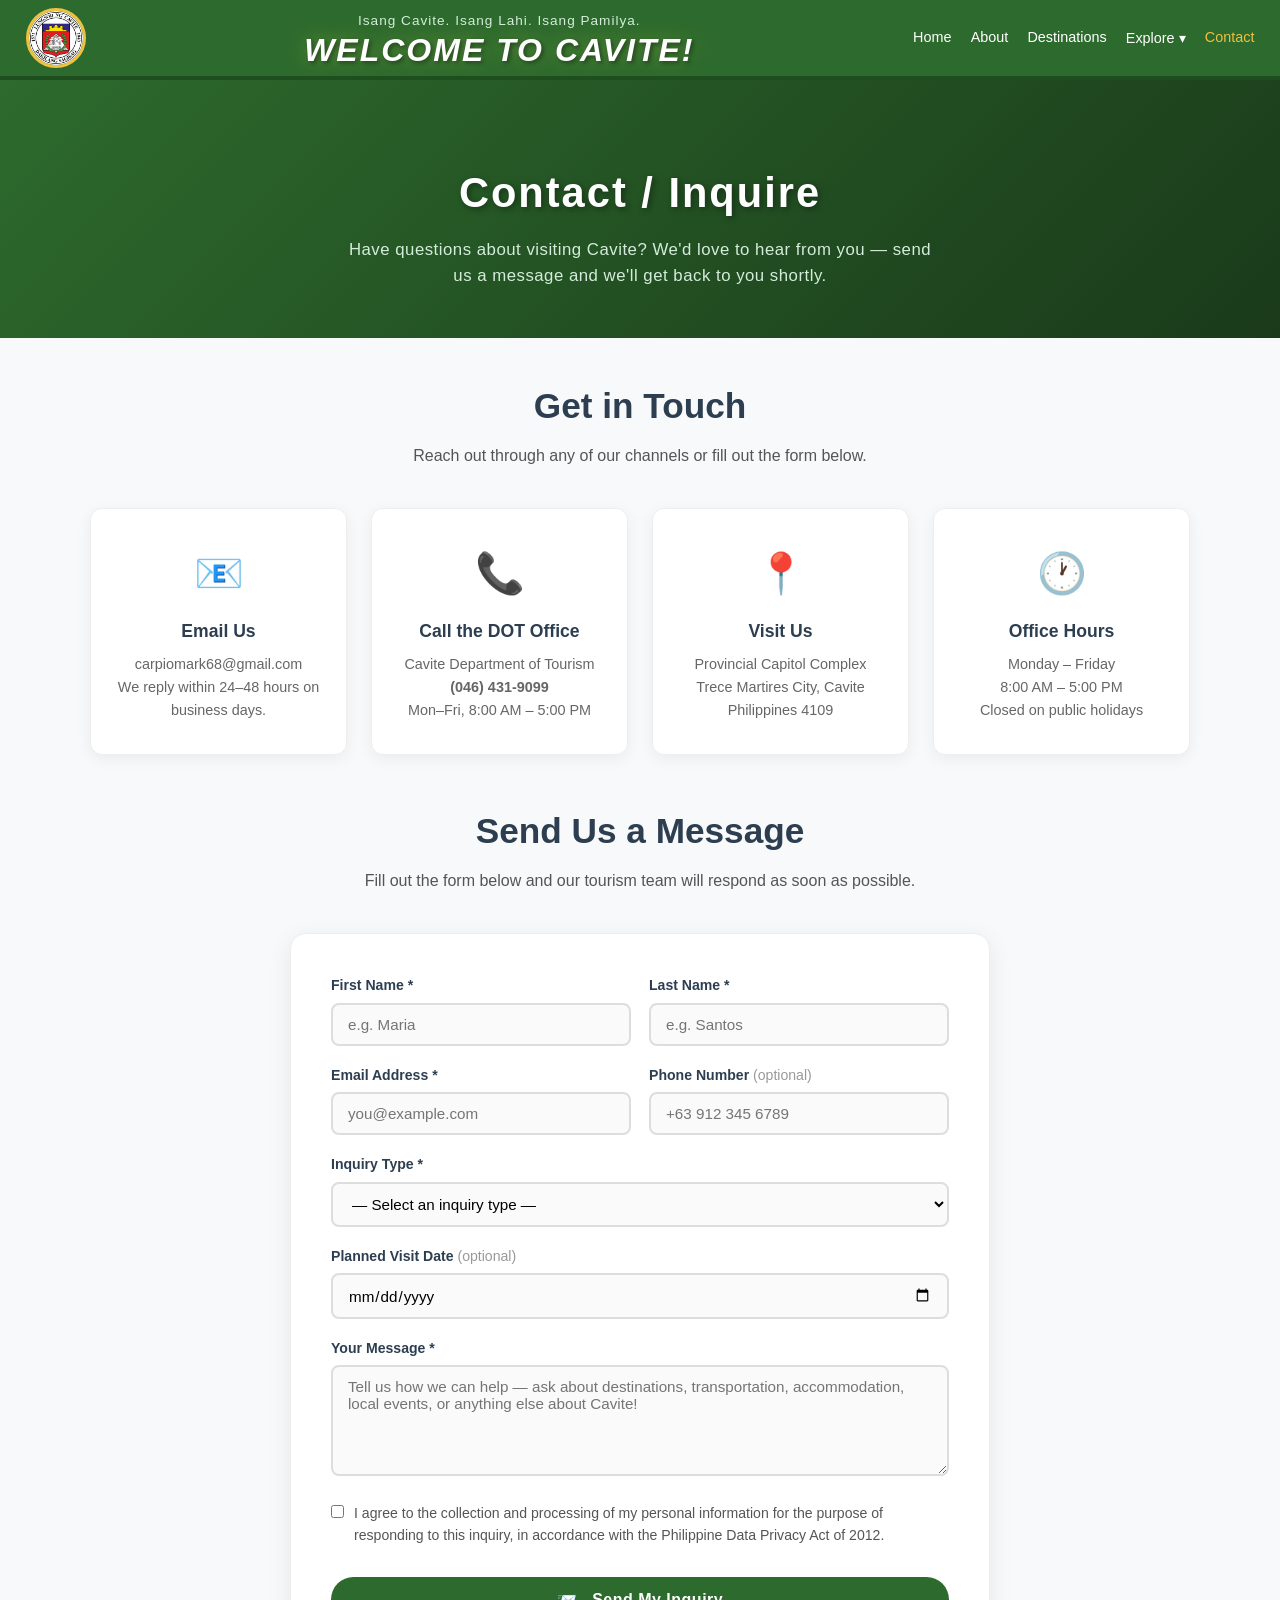
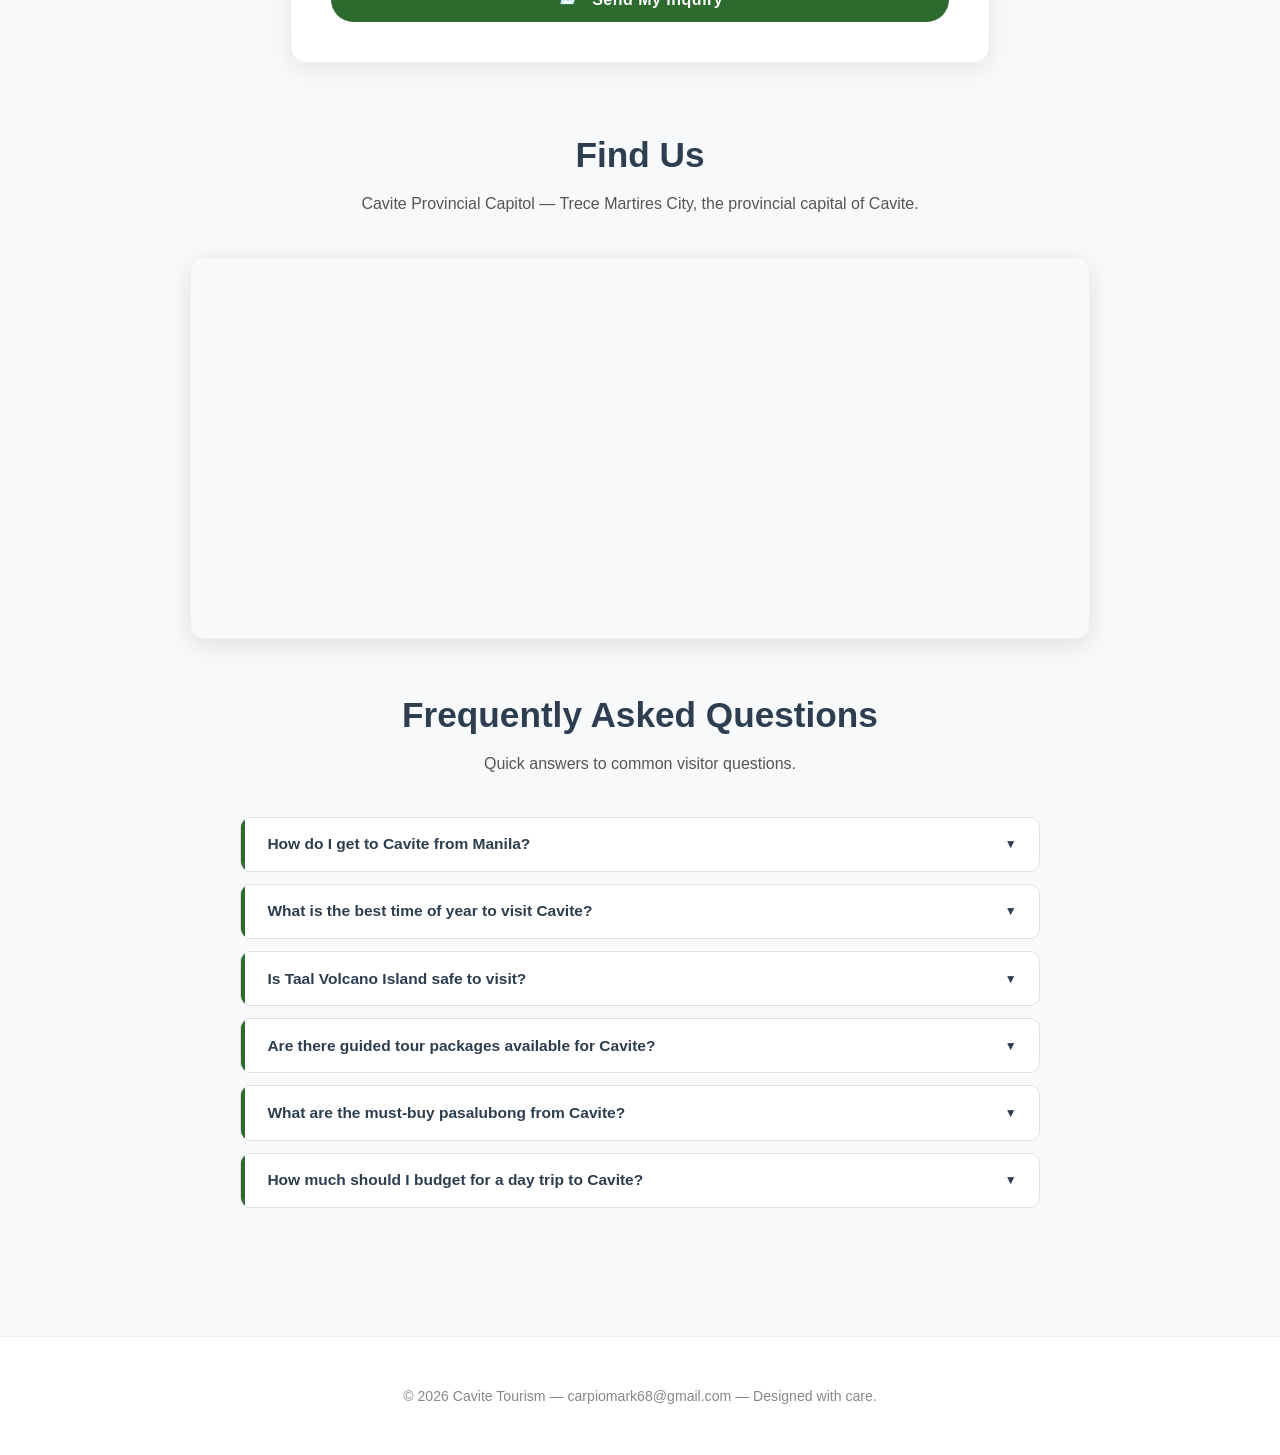
<file: contact.html>
<!DOCTYPE html>
<html lang="en">
<head>
    <meta charset="UTF-8">
    <meta name="viewport" content="width=device-width, initial-scale=1.0">
    <title>Contact / Inquire | Cavite Tourism</title>
    <link rel="stylesheet" href="css/style.css">
</head>
<body>

<!-- HEADER -->
<header class="main-header">
    <a href="index.html" class="logo-link">
        <img src="image/cavite.png" alt="Cavite Seal" class="logo-img">
    </a>
    <div class="header-center">
        <p class="header-tagline">Isang Cavite. Isang Lahi. Isang Pamilya.</p>
        <h1 class="header-title">WELCOME TO CAVITE!</h1>
    </div>
    <nav>
        <a href="index.html"        class="nav-link">Home</a>
        <a href="about.html"        class="nav-link">About</a>
        <a href="destinations.html" class="nav-link">Destinations</a>
        <div class="nav-dropdown">
            <button class="nav-link nav-dropdown-btn" id="exploreDropdownBtn" aria-haspopup="true" aria-expanded="false">Explore &#9662;</button>
            <div class="dropdown-content" id="exploreDropdown" role="menu">
                <a href="about.html" role="menuitem">About Cavite</a>
                <a href="destinations.html" role="menuitem">Tourist Destinations</a>
                <a href="festivals.html" role="menuitem">Festivals &amp; Culture</a>
                <a href="food.html" role="menuitem">Food &amp; Delicacies</a>
                <a href="gallery.html" role="menuitem">Gallery</a>
                <a href="travel-tips.html" role="menuitem">Travel Tips</a>
                <hr>
                <a href="contact.html" role="menuitem">Contact / Inquire</a>
            </div>
        </div>
        <a href="contact.html" class="nav-link active">Contact</a>
    </nav>
</header>

<!-- PAGE HERO -->
<div class="page-hero">
    <h1>Contact / Inquire</h1>
    <p>Have questions about visiting Cavite? We'd love to hear from you — send us a message and we'll get back to you shortly.</p>
</div>

<main>

    <!-- QUICK INFO CARDS -->
    <div class="section-heading">
        <h2>Get in Touch</h2>
        <p>Reach out through any of our channels or fill out the form below.</p>
    </div>

    <div class="about-cards" style="margin-bottom: 3rem; max-width: 1100px; margin-left: auto; margin-right: auto; margin-bottom: 3rem;">
        <div class="about-card">
            <div class="about-card-icon">📧</div>
            <h3>Email Us</h3>
            <p>carpiomark68@gmail.com<br>We reply within 24–48 hours on business days.</p>
        </div>
        <div class="about-card">
            <div class="about-card-icon">📞</div>
            <h3>Call the DOT Office</h3>
            <p>Cavite Department of Tourism<br><strong>(046) 431-9099</strong><br>Mon–Fri, 8:00 AM – 5:00 PM</p>
        </div>
        <div class="about-card">
            <div class="about-card-icon">📍</div>
            <h3>Visit Us</h3>
            <p>Provincial Capitol Complex<br>Trece Martires City, Cavite<br>Philippines 4109</p>
        </div>
        <div class="about-card">
            <div class="about-card-icon">🕐</div>
            <h3>Office Hours</h3>
            <p>Monday – Friday<br>8:00 AM – 5:00 PM<br>Closed on public holidays</p>
        </div>
    </div>

    <!-- CONTACT FORM -->
    <div class="section-heading">
        <h2>Send Us a Message</h2>
        <p>Fill out the form below and our tourism team will respond as soon as possible.</p>
    </div>

    <div class="contact-wrapper">
        <div class="contact-form">

            <div class="form-row">
                <div class="form-group">
                    <label for="firstName">First Name *</label>
                    <input type="text" id="firstName" name="firstName" placeholder="e.g. Maria">
                    <div class="field-error" id="firstNameError">Please enter your first name.</div>
                </div>
                <div class="form-group">
                    <label for="lastName">Last Name *</label>
                    <input type="text" id="lastName" name="lastName" placeholder="e.g. Santos">
                    <div class="field-error" id="lastNameError">Please enter your last name.</div>
                </div>
            </div>

            <div class="form-row">
                <div class="form-group">
                    <label for="email">Email Address *</label>
                    <input type="email" id="email" name="email" placeholder="you@example.com">
                    <div class="field-error" id="emailError">Please enter a valid email address.</div>
                </div>
                <div class="form-group">
                    <label for="phone">Phone Number <span style="color:#999; font-weight:400;">(optional)</span></label>
                    <input type="tel" id="phone" name="phone" placeholder="+63 912 345 6789">
                </div>
            </div>

            <div class="form-group">
                <label for="inquiryType">Inquiry Type *</label>
                <select id="inquiryType" name="inquiryType">
                    <option value="">— Select an inquiry type —</option>
                    <option value="tourist-destinations">Tourist Destinations</option>
                    <option value="festivals-events">Festivals &amp; Events</option>
                    <option value="food-delicacies">Food &amp; Delicacies</option>
                    <option value="transportation">Transportation &amp; Getting Around</option>
                    <option value="accommodations">Accommodations &amp; Lodging</option>
                    <option value="guided-tours">Guided Tours</option>
                    <option value="group-travel">Group or School Travel</option>
                    <option value="media-partnership">Media / Partnership</option>
                    <option value="other">Other</option>
                </select>
                <div class="field-error" id="inquiryTypeError">Please select an inquiry type.</div>
            </div>

            <div class="form-group">
                <label for="visitDate">Planned Visit Date <span style="color:#999; font-weight:400;">(optional)</span></label>
                <input type="date" id="visitDate" name="visitDate">
            </div>

            <div class="form-group">
                <label for="message">Your Message *</label>
                <textarea id="message" name="message" rows="5"
                    placeholder="Tell us how we can help — ask about destinations, transportation, accommodation, local events, or anything else about Cavite!"></textarea>
                <div class="field-error" id="messageError">Please enter your message (at least 20 characters).</div>
            </div>

            <div class="form-group" style="display:flex; align-items:flex-start; gap:10px; margin-bottom:24px;">
                <input type="checkbox" id="agreePrivacy" name="agreePrivacy"
                    style="width:auto; margin-top:3px; accent-color:#2d6a2d; cursor:pointer;">
                <label for="agreePrivacy" style="font-weight:400; font-size:0.88rem; color:#555; cursor:pointer;">
                    I agree to the collection and processing of my personal information for the purpose of responding to this inquiry, in accordance with the Philippine Data Privacy Act of 2012.
                </label>
            </div>
            <div class="field-error" id="privacyError" style="margin-top:-14px; margin-bottom:14px;">Please agree to the privacy policy to continue.</div>

            <button type="button" class="form-submit" id="submitBtn" onclick="submitForm()">
                📨 &nbsp; Send My Inquiry
            </button>

            <div class="form-success" id="formSuccess">
                <p style="font-size:1.6rem; margin-bottom:8px;">🎉</p>
                <p style="font-size:1.1rem; font-weight:800; color:#155724; margin-bottom:6px;">Message Sent Successfully!</p>
                <p style="font-weight:400; color:#1e7e34;">
                    Thank you for reaching out! Our Cavite Tourism team will get back to you within 24–48 hours.<br>
                    In the meantime, feel free to explore our <a href="travel-tips.html" style="color:#155724; font-weight:700;">Travel Tips</a> or browse the <a href="gallery.html" style="color:#155724; font-weight:700;">Gallery</a>.
                </p>
            </div>

        </div><!-- /.contact-form -->
    </div><!-- /.contact-wrapper -->

    <!-- MAP / LOCATION SECTION -->
    <div class="section-heading" style="margin-top: 4rem;">
        <h2>Find Us</h2>
        <p>Cavite Provincial Capitol — Trece Martires City, the provincial capital of Cavite.</p>
    </div>
    <div style="max-width: 900px; margin: 0 auto 3rem; border-radius: 14px; overflow: hidden; box-shadow: 0 6px 24px rgba(0,0,0,0.1); border: 1px solid #eee;">
        <iframe
            src="https://www.google.com/maps/embed?pb=!1m18!1m12!1m3!1d3871.893297048028!2d120.8656!3d14.2800!2m3!1f0!2f0!3f0!3m2!1i1024!2i768!4f13.1!3m3!1m2!1s0x3397d4f9b5f0c9b3%3A0x4b1e2a3b4c5d6e7f!2sTrece%20Martires%20City%2C%20Cavite!5e0!3m2!1sen!2sph!4v1700000000000!5m2!1sen!2sph"
            width="100%" height="380" style="border:0; display:block;"
            allowfullscreen="" loading="lazy"
            referrerpolicy="no-referrer-when-downgrade"
            title="Cavite Provincial Capitol Location">
        </iframe>
    </div>

    <!-- FAQ SECTION -->
    <div class="section-heading" style="margin-top: 2rem;">
        <h2>Frequently Asked Questions</h2>
        <p>Quick answers to common visitor questions.</p>
    </div>

    <div style="max-width: 800px; margin: 0 auto 3rem;" id="faqContainer">

        <div class="faq-item">
            <button class="faq-question" onclick="toggleFaq(this)">
                How do I get to Cavite from Manila?
                <span class="faq-arrow">&#9660;</span>
            </button>
            <div class="faq-answer">
                <p>By bus, take DLTB, HM Transport, or Genesis Bus from the Buendia Terminal (EDSA–Taft) bound for Tagaytay or other Cavite destinations. By car, use the Cavite Expressway (CAVITEX) or Aguinaldo Highway. Ride-hailing apps like Grab are also available from most Cavite cities.</p>
            </div>
        </div>

        <div class="faq-item">
            <button class="faq-question" onclick="toggleFaq(this)">
                What is the best time of year to visit Cavite?
                <span class="faq-arrow">&#9660;</span>
            </button>
            <div class="faq-answer">
                <p>The dry season from <strong>November to May</strong> is ideal. Tagaytay is particularly lovely from December to February when cool highland air is at its most refreshing. Avoid June–October for trekking and island travel, though waterfalls are at their fullest after the rains.</p>
            </div>
        </div>

        <div class="faq-item">
            <button class="faq-question" onclick="toggleFaq(this)">
                Is Taal Volcano Island safe to visit?
                <span class="faq-arrow">&#9660;</span>
            </button>
            <div class="faq-answer">
                <p>Visits depend on PHIVOLCS (Philippine Institute of Volcanology and Seismology) advisories. Always check the latest alert level before planning a trip to the island. When it is open, boat tours depart from Talisay town and guided hikes are available. Contact PHIVOLCS at (02) 8929-9254 for the latest updates.</p>
            </div>
        </div>

        <div class="faq-item">
            <button class="faq-question" onclick="toggleFaq(this)">
                Are there guided tour packages available for Cavite?
                <span class="faq-arrow">&#9660;</span>
            </button>
            <div class="faq-answer">
                <p>Yes! Local tour operators offer day-tour and overnight packages covering Tagaytay, Kawit heritage sites, Corregidor Island, mountain treks, and coffee farm visits. Fill out the inquiry form above and select "Guided Tours" to request more information.</p>
            </div>
        </div>

        <div class="faq-item">
            <button class="faq-question" onclick="toggleFaq(this)">
                What are the must-buy pasalubong from Cavite?
                <span class="faq-arrow">&#9660;</span>
            </button>
            <div class="faq-answer">
                <p>Top pasalubong picks include: <strong>Kapeng Barako</strong> (ground or whole bean) from Amadeo, <strong>sineguelas jam</strong> from Tagaytay markets, <strong>sampalok candy</strong> from Cavite City, <strong>bibingka espesyal</strong> from roadside stalls, and <strong>dried tawilis</strong> from Mahogany Market.</p>
            </div>
        </div>

        <div class="faq-item">
            <button class="faq-question" onclick="toggleFaq(this)">
                How much should I budget for a day trip to Cavite?
                <span class="faq-arrow">&#9660;</span>
            </button>
            <div class="faq-answer">
                <p>A comfortable day trip to Tagaytay typically costs <strong>₱800–₱2,000 per person</strong>, covering transport, meals (bulalo + tawilis), entrance fees, and pasalubong. Historical sites like the Aguinaldo Shrine charge very affordable entrance fees of ₱30–₱200. Weekday visits are less crowded and often cheaper.</p>
            </div>
        </div>

    </div>

</main>

<footer>
    &copy; 2026 Cavite Tourism &mdash; carpiomark68@gmail.com &mdash; Designed with care.
</footer>

<script>
/* ── FORM VALIDATION ── */
function validateField(id, errorId, condition) {
    const el  = document.getElementById(id);
    const err = document.getElementById(errorId);
    if (condition(el.value)) {
        el.classList.remove('error');
        el.classList.add('valid');
        err.classList.remove('show');
        return true;
    } else {
        el.classList.add('error');
        el.classList.remove('valid');
        err.classList.add('show');
        return false;
    }
}

function submitForm() {
    let valid = true;

    valid = validateField('firstName', 'firstNameError', v => v.trim().length >= 2) && valid;
    valid = validateField('lastName',  'lastNameError',  v => v.trim().length >= 2) && valid;
    valid = validateField('email', 'emailError', v => /^[^\s@]+@[^\s@]+\.[^\s@]+$/.test(v.trim())) && valid;
    valid = validateField('inquiryType', 'inquiryTypeError', v => v !== '') && valid;
    valid = validateField('message', 'messageError', v => v.trim().length >= 20) && valid;

    // Privacy checkbox
    const privacy  = document.getElementById('agreePrivacy');
    const privErr  = document.getElementById('privacyError');
    if (!privacy.checked) {
        privErr.classList.add('show');
        valid = false;
    } else {
        privErr.classList.remove('show');
    }

    if (valid) {
        document.getElementById('submitBtn').disabled = true;
        document.getElementById('submitBtn').textContent = '⏳  Sending…';

        // Simulate async submission
        setTimeout(() => {
            document.getElementById('submitBtn').style.display = 'none';
            document.getElementById('formSuccess').classList.add('show');

            // Scroll to success message
            document.getElementById('formSuccess').scrollIntoView({ behavior: 'smooth', block: 'center' });
        }, 1200);
    }
}

// Live validation on blur
['firstName','lastName','email','inquiryType','message'].forEach(id => {
    const el = document.getElementById(id);
    if (!el) return;
    el.addEventListener('blur', () => {
        const errMap = {
            firstName:   [v => v.trim().length >= 2,  'firstNameError'],
            lastName:    [v => v.trim().length >= 2,  'lastNameError'],
            email:       [v => /^[^\s@]+@[^\s@]+\.[^\s@]+$/.test(v.trim()), 'emailError'],
            inquiryType: [v => v !== '',              'inquiryTypeError'],
            message:     [v => v.trim().length >= 20, 'messageError'],
        };
        const [cond, errId] = errMap[id];
        validateField(id, errId, cond);
    });
});

/* ── FAQ ACCORDION ── */
function toggleFaq(btn) {
    const answer = btn.nextElementSibling;
    const isOpen = btn.classList.contains('open');

    // Close all
    document.querySelectorAll('.faq-question.open').forEach(q => {
        q.classList.remove('open');
        q.nextElementSibling.classList.remove('open');
    });

    // Open clicked if it was closed
    if (!isOpen) {
        btn.classList.add('open');
        answer.classList.add('open');
    }
}
</script>

<script>
    const dropBtn  = document.getElementById('exploreDropdownBtn');
    const dropMenu = document.getElementById('exploreDropdown');
    dropBtn.addEventListener('click', function (e) {
        e.stopPropagation();
        const isOpen = dropMenu.classList.toggle('open');
        dropBtn.classList.toggle('active', isOpen);
        dropBtn.setAttribute('aria-expanded', isOpen);
    });
    document.addEventListener('click', function () {
        dropMenu.classList.remove('open');
        dropBtn.classList.remove('active');
        dropBtn.setAttribute('aria-expanded', 'false');
    });
    document.addEventListener('keydown', function (e) {
        if (e.key === 'Escape') {
            dropMenu.classList.remove('open');
            dropBtn.classList.remove('active');
            dropBtn.setAttribute('aria-expanded', 'false');
        }
    });
</script>
</body>
</html>
</file>
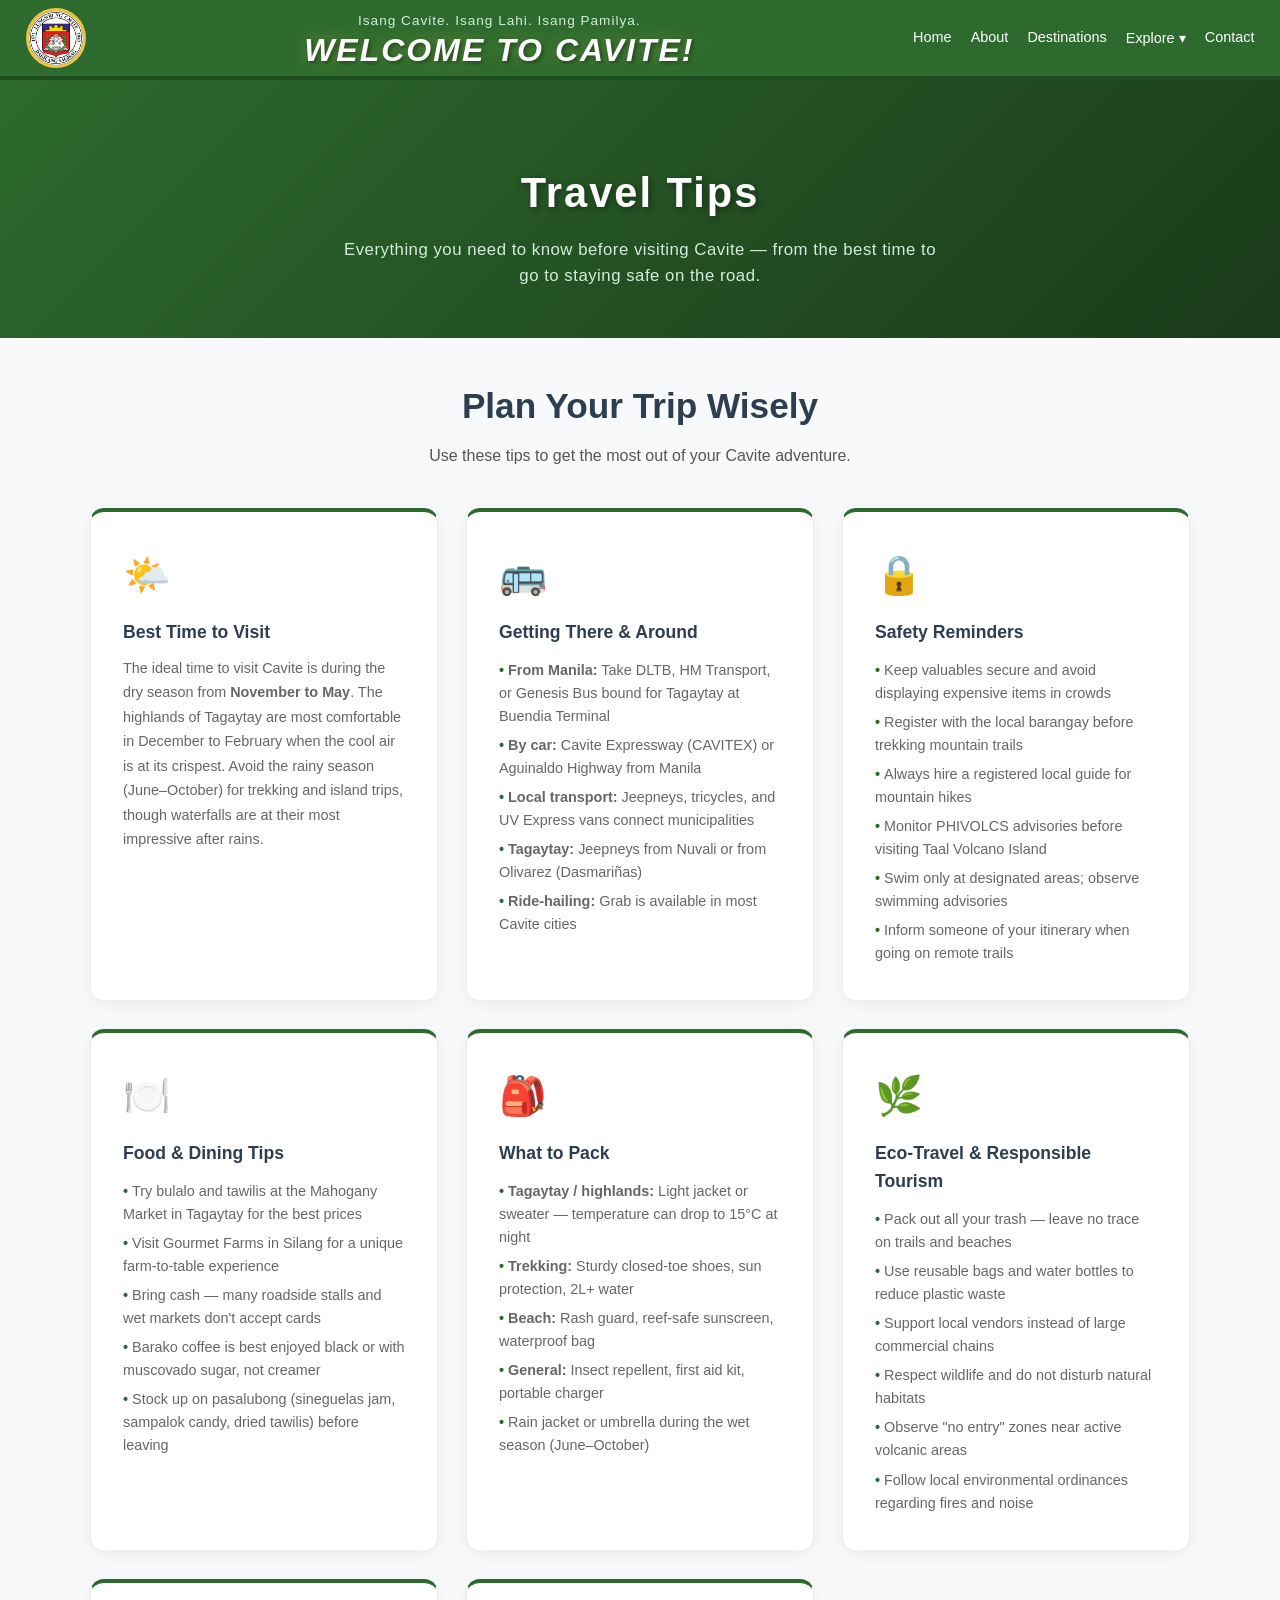
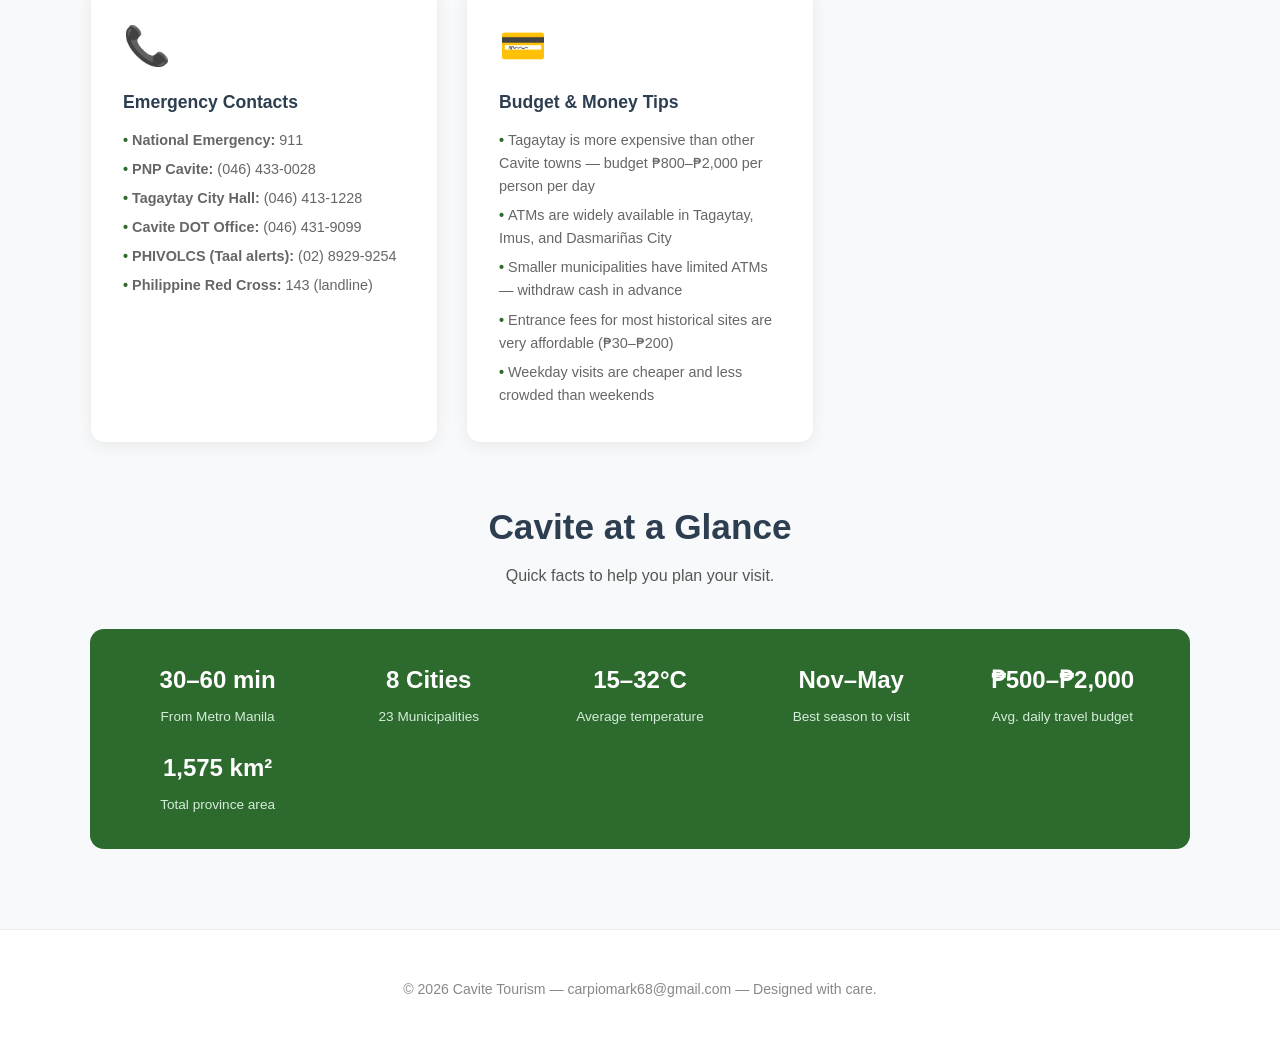
<file: travel-tips.html>
<!DOCTYPE html>
<html lang="en">
<head>
    <meta charset="UTF-8">
    <meta name="viewport" content="width=device-width, initial-scale=1.0">
    <title>Travel Tips | Cavite Tourism</title>
    <link rel="stylesheet" href="css/style.css">
</head>
<body>

<!-- HEADER -->
<header class="main-header">
    <a href="index.html" class="logo-link">
        <img src="image/cavite.png" alt="Cavite Seal" class="logo-img">
    </a>
    <div class="header-center">
        <p class="header-tagline">Isang Cavite. Isang Lahi. Isang Pamilya.</p>
        <h1 class="header-title">WELCOME TO CAVITE!</h1>
    </div>
    <nav>
        <a href="index.html"        class="nav-link">Home</a>
        <a href="about.html"        class="nav-link">About</a>
        <a href="destinations.html" class="nav-link">Destinations</a>
        <div class="nav-dropdown">
            <button class="nav-link nav-dropdown-btn" id="exploreDropdownBtn" aria-haspopup="true" aria-expanded="false">Explore &#9662;</button>
            <div class="dropdown-content" id="exploreDropdown" role="menu">
                <a href="about.html" role="menuitem">About Cavite</a>
                <a href="destinations.html" role="menuitem">Tourist Destinations</a>
                <a href="festivals.html" role="menuitem">Festivals &amp; Culture</a>
                <a href="food.html" role="menuitem">Food &amp; Delicacies</a>
                <a href="gallery.html" role="menuitem">Gallery</a>
                <a href="travel-tips.html" role="menuitem">Travel Tips</a>
                <hr>
                <a href="contact.html" role="menuitem">Contact / Inquire</a>
            </div>
        </div>
        <a href="contact.html" class="nav-link">Contact</a>
    </nav>
</header>

<!-- PAGE HERO -->
<div class="page-hero">
    <h1>Travel Tips</h1>
    <p>Everything you need to know before visiting Cavite — from the best time to go to staying safe on the road.</p>
</div>

<main>
    <div class="section-heading">
        <h2>Plan Your Trip Wisely</h2>
        <p>Use these tips to get the most out of your Cavite adventure.</p>
    </div>

    <div class="tips-grid">

        <div class="tip-card">
            <div class="tip-icon">🌤️</div>
            <h3>Best Time to Visit</h3>
            <p>The ideal time to visit Cavite is during the dry season from <strong>November to May</strong>. The highlands of Tagaytay are most comfortable in December to February when the cool air is at its crispest. Avoid the rainy season (June–October) for trekking and island trips, though waterfalls are at their most impressive after rains.</p>
        </div>

        <div class="tip-card">
            <div class="tip-icon">🚌</div>
            <h3>Getting There &amp; Around</h3>
            <ul>
                <li><strong>From Manila:</strong> Take DLTB, HM Transport, or Genesis Bus bound for Tagaytay at Buendia Terminal</li>
                <li><strong>By car:</strong> Cavite Expressway (CAVITEX) or Aguinaldo Highway from Manila</li>
                <li><strong>Local transport:</strong> Jeepneys, tricycles, and UV Express vans connect municipalities</li>
                <li><strong>Tagaytay:</strong> Jeepneys from Nuvali or from Olivarez (Dasmariñas)</li>
                <li><strong>Ride-hailing:</strong> Grab is available in most Cavite cities</li>
            </ul>
        </div>

        <div class="tip-card">
            <div class="tip-icon">🔒</div>
            <h3>Safety Reminders</h3>
            <ul>
                <li>Keep valuables secure and avoid displaying expensive items in crowds</li>
                <li>Register with the local barangay before trekking mountain trails</li>
                <li>Always hire a registered local guide for mountain hikes</li>
                <li>Monitor PHIVOLCS advisories before visiting Taal Volcano Island</li>
                <li>Swim only at designated areas; observe swimming advisories</li>
                <li>Inform someone of your itinerary when going on remote trails</li>
            </ul>
        </div>

        <div class="tip-card">
            <div class="tip-icon">🍽️</div>
            <h3>Food &amp; Dining Tips</h3>
            <ul>
                <li>Try bulalo and tawilis at the Mahogany Market in Tagaytay for the best prices</li>
                <li>Visit Gourmet Farms in Silang for a unique farm-to-table experience</li>
                <li>Bring cash — many roadside stalls and wet markets don't accept cards</li>
                <li>Barako coffee is best enjoyed black or with muscovado sugar, not creamer</li>
                <li>Stock up on pasalubong (sineguelas jam, sampalok candy, dried tawilis) before leaving</li>
            </ul>
        </div>

        <div class="tip-card">
            <div class="tip-icon">🎒</div>
            <h3>What to Pack</h3>
            <ul>
                <li><strong>Tagaytay / highlands:</strong> Light jacket or sweater — temperature can drop to 15°C at night</li>
                <li><strong>Trekking:</strong> Sturdy closed-toe shoes, sun protection, 2L+ water</li>
                <li><strong>Beach:</strong> Rash guard, reef-safe sunscreen, waterproof bag</li>
                <li><strong>General:</strong> Insect repellent, first aid kit, portable charger</li>
                <li>Rain jacket or umbrella during the wet season (June–October)</li>
            </ul>
        </div>

        <div class="tip-card">
            <div class="tip-icon">🌿</div>
            <h3>Eco-Travel &amp; Responsible Tourism</h3>
            <ul>
                <li>Pack out all your trash — leave no trace on trails and beaches</li>
                <li>Use reusable bags and water bottles to reduce plastic waste</li>
                <li>Support local vendors instead of large commercial chains</li>
                <li>Respect wildlife and do not disturb natural habitats</li>
                <li>Observe "no entry" zones near active volcanic areas</li>
                <li>Follow local environmental ordinances regarding fires and noise</li>
            </ul>
        </div>

        <div class="tip-card">
            <div class="tip-icon">📞</div>
            <h3>Emergency Contacts</h3>
            <ul>
                <li><strong>National Emergency:</strong> 911</li>
                <li><strong>PNP Cavite:</strong> (046) 433-0028</li>
                <li><strong>Tagaytay City Hall:</strong> (046) 413-1228</li>
                <li><strong>Cavite DOT Office:</strong> (046) 431-9099</li>
                <li><strong>PHIVOLCS (Taal alerts):</strong> (02) 8929-9254</li>
                <li><strong>Philippine Red Cross:</strong> 143 (landline)</li>
            </ul>
        </div>

        <div class="tip-card">
            <div class="tip-icon">💳</div>
            <h3>Budget &amp; Money Tips</h3>
            <ul>
                <li>Tagaytay is more expensive than other Cavite towns — budget ₱800–₱2,000 per person per day</li>
                <li>ATMs are widely available in Tagaytay, Imus, and Dasmariñas City</li>
                <li>Smaller municipalities have limited ATMs — withdraw cash in advance</li>
                <li>Entrance fees for most historical sites are very affordable (₱30–₱200)</li>
                <li>Weekday visits are cheaper and less crowded than weekends</li>
            </ul>
        </div>

    </div>

    <!-- GLANCE BAR -->
    <div class="section-heading" style="margin-top: 3.5rem;">
        <h2>Cavite at a Glance</h2>
        <p>Quick facts to help you plan your visit.</p>
    </div>

    <div class="glance-bar">
        <div class="glance-item">
            <strong>30–60 min</strong>
            <span>From Metro Manila</span>
        </div>
        <div class="glance-item">
            <strong>8 Cities</strong>
            <span>23 Municipalities</span>
        </div>
        <div class="glance-item">
            <strong>15–32°C</strong>
            <span>Average temperature</span>
        </div>
        <div class="glance-item">
            <strong>Nov–May</strong>
            <span>Best season to visit</span>
        </div>
        <div class="glance-item">
            <strong>₱500–₱2,000</strong>
            <span>Avg. daily travel budget</span>
        </div>
        <div class="glance-item">
            <strong>1,575 km²</strong>
            <span>Total province area</span>
        </div>
    </div>

</main>

<footer>
    &copy; 2026 Cavite Tourism &mdash; carpiomark68@gmail.com &mdash; Designed with care.
</footer>

<script>
    const dropBtn  = document.getElementById('exploreDropdownBtn');
    const dropMenu = document.getElementById('exploreDropdown');
    dropBtn.addEventListener('click', function (e) {
        e.stopPropagation();
        const isOpen = dropMenu.classList.toggle('open');
        dropBtn.classList.toggle('active', isOpen);
        dropBtn.setAttribute('aria-expanded', isOpen);
    });
    document.addEventListener('click', function () {
        dropMenu.classList.remove('open');
        dropBtn.classList.remove('active');
        dropBtn.setAttribute('aria-expanded', 'false');
    });
    document.addEventListener('keydown', function (e) {
        if (e.key === 'Escape') {
            dropMenu.classList.remove('open');
            dropBtn.classList.remove('active');
            dropBtn.setAttribute('aria-expanded', 'false');
        }
    });
</script>
</body>
</html>
</file>
<file: css/style.css>
* {
    margin: 0;
    padding: 0;
    box-sizing: border-box;
    font-family: 'Inter', 'Segoe UI', Roboto, sans-serif;
}

html, body {
    height: 100%;
    scroll-behavior: smooth;
    background-color: #f8f9fa;
    color: #333;
    line-height: 1.6;
    -webkit-font-smoothing: antialiased;
}

header.main-header {
    background: #2d6a2d;
    padding: 0.5rem 2%;
    display: flex;
    justify-content: space-between;
    align-items: center;
    width: 100%;
    border-bottom: 4px solid #1e4e1e;
    position: fixed;
    top: 0;
    left: 0;
    z-index: 1000;
}

header.main-header .logo-link {
    flex-shrink: 0;
    text-decoration: none;
}

header.main-header .logo-img {
    height: 60px;
    width: auto;
    display: block;
    border: 3px solid #f0c040;
    border-radius: 50%;
}

.header-center {
    flex: 1;
    text-align: center;
    color: white;
    padding: 0 1rem;
}

.header-tagline {
    font-size: 0.85rem;
    font-weight: 400;
    letter-spacing: 1px;
    margin-bottom: 2px;
    color: #d4edda;
}

.header-title {
    font-size: 2rem;
    font-weight: 900;
    letter-spacing: 2px;
    color: #ffffff;
    text-shadow: 2px 2px 4px rgba(0,0,0,0.4), 0 0 20px rgba(255,255,100,0.3);
    font-style: italic;
    line-height: 1;
    text-transform: uppercase;
    margin: 0;
}

header.main-header nav {
    display: flex;
    align-items: center;
    gap: 1.2rem;
    flex-shrink: 0;
}

header.main-header .nav-link {
    color: white;
    text-decoration: none;
    font-size: 0.9rem;
    font-weight: 500;
    cursor: pointer;
    white-space: nowrap;
    transition: color 0.2s;
}

button.nav-link {
    background: none;
    border: none;
    padding: 0;
    font-family: inherit;
    line-height: inherit;
}

header.main-header .nav-link:hover,
header.main-header .nav-link.active {
    color: #f0c040;
}

header.main-header .nav-dropdown {
    position: relative;
}

.dropdown-content {
    display: none;
    position: absolute;
    right: 0;
    top: calc(100% + 8px);
    background-color: white;
    min-width: 210px;
    box-shadow: 0 8px 24px rgba(0,0,0,0.2);
    border-radius: 6px;
    overflow: hidden;
    z-index: 1000;
    animation: dropdownFadeIn 0.18s ease;
}

@keyframes dropdownFadeIn {
    from { opacity: 0; transform: translateY(-6px); }
    to   { opacity: 1; transform: translateY(0); }
}

.dropdown-content.open {
    display: block;
}

.dropdown-content a {
    color: #333;
    padding: 10px 18px;
    text-decoration: none;
    display: block;
    font-size: 0.88rem;
    transition: background 0.2s, padding-left 0.2s;
}

.dropdown-content a:hover {
    background-color: #f0f0f0;
    color: #2d6a2d;
    padding-left: 24px;
}

.dropdown-content hr {
    margin: 4px 0;
    border: none;
    border-top: 1px solid #eee;
}

.nav-dropdown-btn.active {
    color: #f0c040;
}

.hero-banner {
    position: relative;
    width: 100%;
    height: 320px;
    overflow: hidden;
    margin-top: 80px;
}

.hero-bg {
    width: 100%;
    height: 100%;
    object-fit: cover;
    display: block;
    filter: brightness(0.60);
}

.hero-overlay {
    position: absolute;
    inset: 0;
    display: flex;
    align-items: center;
    justify-content: center;
    gap: 2rem;
    padding: 0 5%;
}

.hero-left  { flex-shrink: 0; }
.hero-right { flex-shrink: 0; }

.hero-seal {
    height: 100px;
    width: 100px;
    border-radius: 50%;
    border: 3px solid #f0c040;
    display: block;
}

.hero-center {
    text-align: center;
    flex: 1;
}

.hero-sub {
    font-size: 1.3rem;
    color: #ffffff;
    font-weight: 400;
    letter-spacing: 3px;
    margin-bottom: 4px;
    text-shadow: 1px 1px 4px rgba(0,0,0,0.8);
}

.hero-title {
    font-size: 3.5rem;
    font-weight: 900;
    color: #ffffff;
    letter-spacing: 3px;
    text-shadow: 2px 2px 8px rgba(0,0,0,0.9);
    line-height: 1;
    margin-bottom: 8px;
    font-style: italic;
}

.hero-tagline-sm {
    font-size: 0.8rem;
    color: #d4edda;
    letter-spacing: 2px;
    text-transform: uppercase;
    margin-bottom: 6px;
    text-shadow: 1px 1px 3px rgba(0,0,0,0.8);
}

.hero-cta-text {
    font-size: 1.1rem;
    font-weight: 800;
    color: #f0c040;
    letter-spacing: 1px;
    text-shadow: 1px 1px 6px rgba(0,0,0,0.9);
    font-style: italic;
    margin-bottom: 14px;
}

.hero-badge {
    background: rgba(255,255,255,0.15);
    border: 2px solid rgba(255,255,255,0.5);
    border-radius: 8px;
    padding: 10px 18px;
    text-align: center;
    backdrop-filter: blur(4px);
}

.hero-badge-top {
    display: block;
    color: white;
    font-size: 1.1rem;
    font-weight: 700;
    letter-spacing: 1px;
}

.hero-badge-bottom {
    display: block;
    color: #f0c040;
    font-size: 0.85rem;
    font-weight: 600;
    letter-spacing: 2px;
    text-transform: uppercase;
}

.page-hero {
    background: linear-gradient(135deg, #2d6a2d 0%, #1a3a1a 100%);
    color: white;
    text-align: center;
    padding: 5rem 5% 3rem;
    margin-top: 80px;
}

.page-hero h1 {
    font-size: 2.6rem;
    font-weight: 900;
    letter-spacing: 2px;
    text-shadow: 2px 2px 6px rgba(0,0,0,0.4);
    margin-bottom: 10px;
}

.page-hero p {
    font-size: 1.05rem;
    color: #d4edda;
    max-width: 600px;
    margin: 0 auto;
    letter-spacing: 0.5px;
}

main {
    padding: 2.5rem 5%;
}

.section-heading {
    text-align: center;
    margin-bottom: 2.5rem;
}

.section-heading h2 {
    font-size: 2.2rem;
    color: #2c3e50;
    margin-bottom: 8px;
    font-weight: 800;
}

.section-heading p {
    color: #555;
    font-size: 1rem;
}

.btn-primary {
    display: inline-block;
    background: #f0c040;
    color: #1a3a1a;
    padding: 11px 28px;
    border-radius: 50px;
    font-weight: 800;
    font-size: 0.95rem;
    letter-spacing: 0.5px;
    text-decoration: none;
    border: none;
    cursor: pointer;
    box-shadow: 0 4px 14px rgba(0,0,0,0.2);
    transition: background 0.2s, transform 0.2s;
}

.btn-primary:hover {
    background: #ffe066;
    transform: scale(1.04);
}

.btn-outline {
    display: inline-block;
    background: transparent;
    color: #2d6a2d;
    padding: 9px 24px;
    border-radius: 50px;
    font-weight: 700;
    font-size: 0.9rem;
    text-decoration: none;
    border: 2px solid #2d6a2d;
    cursor: pointer;
    transition: background 0.2s, color 0.2s;
}

.btn-outline:hover {
    background: #2d6a2d;
    color: white;
}

.carousel-outer {
    position: relative;
    padding: 0 28px;
}

.carousel-wrapper {
    position: relative;
    overflow: hidden;
}

.carousel-track {
    display: flex;
    transition: transform 0.5s ease;
}

.carousel-slide {
    min-width: 100%;
    display: grid;
    grid-template-columns: repeat(4, 1fr);
    gap: 20px;
}

.carousel-btn {
    position: absolute;
    top: 50%;
    transform: translateY(-50%);
    background: #2d6a2d;
    color: white;
    border: none;
    border-radius: 50%;
    width: 44px;
    height: 44px;
    font-size: 1.3rem;
    cursor: pointer;
    z-index: 10;
    display: flex;
    align-items: center;
    justify-content: center;
    box-shadow: 0 4px 12px rgba(0,0,0,0.2);
    transition: background 0.2s, transform 0.2s;
}

.carousel-btn:hover {
    background: #1e4e1e;
    transform: translateY(-50%) scale(1.08);
}

.carousel-btn.prev { left: -18px; }
.carousel-btn.next { right: -18px; }

.carousel-dots {
    display: flex;
    justify-content: center;
    gap: 8px;
    margin-top: 28px;
}

.carousel-dot {
    width: 10px;
    height: 10px;
    border-radius: 50%;
    background: #ccc;
    border: none;
    cursor: pointer;
    transition: background 0.2s, transform 0.2s;
    padding: 0;
}

.carousel-dot.active {
    background: #2d6a2d;
    transform: scale(1.3);
}

.category-card {
    background: white;
    border-radius: 12px;
    overflow: hidden;
    transition: transform 0.3s, box-shadow 0.3s;
    border: 1px solid #eee;
    text-decoration: none;
    color: inherit;
    display: flex;
    flex-direction: column;
}

.category-card:hover {
    transform: translateY(-8px);
    box-shadow: 0 12px 25px rgba(0,0,0,0.12);
}

.category-img {
    width: 100%;
    height: 180px;
    display: block;
    object-fit: cover;
    background-color: #e9ecef;
    transition: transform 0.5s ease;
    overflow: hidden;
}

.category-card:hover .category-img {
    transform: scale(1.05);
}

.category-info {
    padding: 1.4rem;
    text-align: center;
    flex: 1;
    display: flex;
    flex-direction: column;
    align-items: center;
}

.category-info h3 {
    font-size: 1.1rem;
    margin-bottom: 6px;
    color: #2c3e50;
    font-weight: 700;
}

.category-info p {
    font-size: 0.87rem;
    color: #555;
    line-height: 1.5;
    margin-top: 4px;
    display: -webkit-box;
    -webkit-line-clamp: 3;
    -webkit-box-orient: vertical;
    overflow: hidden;
}

.explore-link {
    display: inline-block;
    margin-top: 10px;
    font-size: 0.82rem;
    font-weight: 700;
    color: #3498db;
    text-transform: uppercase;
    letter-spacing: 0.5px;
    transition: color 0.3s ease;
}

.category-card:hover .explore-link {
    color: #2d6a2d;
}

.about-grid {
    display: grid;
    grid-template-columns: 1fr 1fr;
    gap: 40px;
    align-items: start;
    max-width: 1100px;
    margin: 0 auto 3rem;
}

.about-text h2 {
    font-size: 1.9rem;
    color: #2c3e50;
    font-weight: 800;
    margin-bottom: 16px;
    position: relative;
    padding-bottom: 10px;
}

.about-text h2::after {
    content: '';
    position: absolute;
    left: 0;
    bottom: 0;
    width: 50px;
    height: 3px;
    background: #2d6a2d;
    border-radius: 2px;
}

.about-text p {
    font-size: 1rem;
    color: #555;
    line-height: 1.8;
    margin-bottom: 12px;
}

.about-img {
    width: 100%;
    border-radius: 14px;
    object-fit: cover;
    height: 340px;
    box-shadow: 0 8px 24px rgba(0,0,0,0.12);
}

.about-cards {
    display: grid;
    grid-template-columns: repeat(auto-fill, minmax(240px, 1fr));
    gap: 24px;
    max-width: 1100px;
    margin: 0 auto;
}

.about-card {
    background: white;
    border-radius: 12px;
    padding: 2rem 1.5rem;
    text-align: center;
    border: 1px solid #eee;
    box-shadow: 0 4px 16px rgba(0,0,0,0.06);
    transition: transform 0.3s, box-shadow 0.3s;
}

.about-card:hover {
    transform: translateY(-6px);
    box-shadow: 0 10px 28px rgba(0,0,0,0.1);
}

.about-card-icon {
    font-size: 2.5rem;
    margin-bottom: 12px;
}

.about-card h3 {
    font-size: 1.1rem;
    font-weight: 700;
    color: #2c3e50;
    margin-bottom: 8px;
}

.about-card p {
    font-size: 0.9rem;
    color: #666;
    line-height: 1.6;
}

.dest-controls {
    max-width: 1200px;
    margin: 0 auto 2rem;
    display: flex;
    flex-wrap: wrap;
    gap: 14px;
    align-items: center;
    justify-content: space-between;
}

.dest-search {
    flex: 1;
    min-width: 240px;
    max-width: 420px;
    padding: 11px 18px;
    border: 2px solid #ddd;
    border-radius: 50px;
    font-size: 0.95rem;
    outline: none;
    transition: border-color 0.2s;
}

.dest-search:focus {
    border-color: #2d6a2d;
}

.filter-btns {
    display: flex;
    flex-wrap: wrap;
    gap: 8px;
}

.filter-btn {
    padding: 8px 18px;
    border-radius: 50px;
    border: 2px solid #2d6a2d;
    background: transparent;
    color: #2d6a2d;
    font-size: 0.85rem;
    font-weight: 600;
    cursor: pointer;
    transition: background 0.2s, color 0.2s;
}

.filter-btn:hover,
.filter-btn.active {
    background: #2d6a2d;
    color: white;
}

.dest-grid {
    display: grid;
    grid-template-columns: repeat(auto-fill, minmax(290px, 1fr));
    gap: 28px;
    max-width: 1200px;
    margin: 0 auto;
}

.dest-card {
    background: white;
    border-radius: 14px;
    overflow: hidden;
    border: 1px solid #eee;
    box-shadow: 0 4px 16px rgba(0,0,0,0.06);
    display: flex;
    flex-direction: column;
    transition: transform 0.3s, box-shadow 0.3s;
}

.dest-card:hover {
    transform: translateY(-8px);
    box-shadow: 0 14px 30px rgba(0,0,0,0.12);
}

.dest-card img {
    width: 100%;
    height: 200px;
    object-fit: cover;
    display: block;
    transition: transform 0.5s;
}

.dest-card:hover img {
    transform: scale(1.05);
}

.dest-card-body {
    padding: 1.4rem;
    flex: 1;
    display: flex;
    flex-direction: column;
}

.dest-card-body h3 {
    font-size: 1.15rem;
    font-weight: 700;
    color: #2c3e50;
    margin-bottom: 4px;
}

.dest-meta {
    display: flex;
    gap: 8px;
    flex-wrap: wrap;
    margin-bottom: 8px;
}

.dest-tag {
    background: #e8f5e9;
    color: #2d6a2d;
    font-size: 0.75rem;
    font-weight: 700;
    padding: 3px 10px;
    border-radius: 20px;
}

.dest-city {
    font-size: 0.8rem;
    color: #888;
    padding: 3px 0;
}

.dest-card-body p {
    font-size: 0.88rem;
    color: #666;
    line-height: 1.6;
    flex: 1;
    margin-bottom: 14px;
    display: -webkit-box;
    -webkit-line-clamp: 3;
    -webkit-box-orient: vertical;
    overflow: hidden;
}

.dest-card-body button {
    align-self: flex-start;
    padding: 8px 20px;
    background: #2d6a2d;
    color: white;
    border: none;
    border-radius: 50px;
    font-size: 0.85rem;
    font-weight: 700;
    cursor: pointer;
    transition: background 0.2s, transform 0.2s;
}

.dest-card-body button:hover {
    background: #1e4e1e;
    transform: scale(1.04);
}

.no-results {
    grid-column: 1/-1;
    text-align: center;
    color: #888;
    font-size: 1.05rem;
    padding: 3rem;
}

.modal-overlay {
    display: none;
    position: fixed;
    inset: 0;
    background: rgba(0,0,0,0.65);
    z-index: 2000;
    align-items: center;
    justify-content: center;
    padding: 20px;
    backdrop-filter: blur(3px);
}

.modal-overlay.open {
    display: flex;
}

.modal-box {
    background: white;
    border-radius: 16px;
    max-width: 700px;
    width: 100%;
    max-height: 88vh;
    overflow-y: auto;
    box-shadow: 0 20px 60px rgba(0,0,0,0.3);
    position: relative;
    animation: modalIn 0.25s ease;
}

@keyframes modalIn {
    from { opacity: 0; transform: scale(0.92); }
    to   { opacity: 1; transform: scale(1); }
}

.modal-img {
    width: 100%;
    height: 260px;
    object-fit: cover;
    display: block;
    border-radius: 16px 16px 0 0;
}

.modal-body {
    padding: 2rem;
}

.modal-body h2 {
    font-size: 1.7rem;
    color: #2c3e50;
    font-weight: 800;
    margin-bottom: 6px;
}

.modal-meta {
    display: flex;
    gap: 8px;
    flex-wrap: wrap;
    margin-bottom: 14px;
}

.modal-tag {
    background: #e8f5e9;
    color: #2d6a2d;
    font-size: 0.8rem;
    font-weight: 700;
    padding: 4px 12px;
    border-radius: 20px;
}

.modal-city {
    font-size: 0.85rem;
    color: #888;
    padding: 4px 0;
}

.modal-body p {
    font-size: 0.95rem;
    color: #555;
    line-height: 1.8;
    margin-bottom: 16px;
}

.modal-info-grid {
    display: grid;
    grid-template-columns: 1fr 1fr;
    gap: 10px;
    margin-bottom: 16px;
}

.modal-info-item {
    background: #f8f9fa;
    border-radius: 8px;
    padding: 10px 14px;
    border-left: 3px solid #2d6a2d;
}

.modal-info-item label {
    font-size: 0.75rem;
    font-weight: 700;
    color: #2d6a2d;
    text-transform: uppercase;
    letter-spacing: 0.5px;
    display: block;
    margin-bottom: 3px;
}

.modal-info-item span {
    font-size: 0.9rem;
    color: #333;
}

.modal-section-title {
    font-size: 1rem;
    font-weight: 700;
    color: #2c3e50;
    margin-bottom: 8px;
}

.modal-list {
    list-style: none;
    padding: 0;
}

.modal-list li {
    padding: 4px 0;
    font-size: 0.9rem;
    color: #555;
}

.modal-list li::before {
    content: '✓ ';
    color: #2d6a2d;
    font-weight: 700;
}

.modal-close {
    position: absolute;
    top: 14px;
    right: 16px;
    background: rgba(0,0,0,0.5);
    color: white;
    border: none;
    border-radius: 50%;
    width: 36px;
    height: 36px;
    font-size: 1.1rem;
    cursor: pointer;
    display: flex;
    align-items: center;
    justify-content: center;
    transition: background 0.2s;
    z-index: 1;
}

.modal-close:hover {
    background: rgba(0,0,0,0.8);
}

.festival-grid {
    display: grid;
    grid-template-columns: repeat(auto-fill, minmax(320px, 1fr));
    gap: 32px;
    max-width: 1100px;
    margin: 0 auto;
}

.festival-card {
    background: white;
    border-radius: 14px;
    overflow: hidden;
    box-shadow: 0 4px 16px rgba(0,0,0,0.07);
    border: 1px solid #eee;
    transition: transform 0.3s, box-shadow 0.3s;
}

.festival-card:hover {
    transform: translateY(-6px);
    box-shadow: 0 12px 30px rgba(0,0,0,0.12);
}

.festival-card img {
    width: 100%;
    height: 220px;
    object-fit: cover;
    display: block;
    transition: transform 0.5s;
}

.festival-card:hover img {
    transform: scale(1.04);
}

.festival-info {
    padding: 1.5rem;
}

.festival-info h3 {
    font-size: 1.2rem;
    font-weight: 800;
    color: #2c3e50;
    margin-bottom: 6px;
}

.festival-meta {
    display: flex;
    gap: 10px;
    margin-bottom: 10px;
    flex-wrap: wrap;
}

.festival-location,
.festival-month {
    font-size: 0.8rem;
    padding: 3px 12px;
    border-radius: 20px;
    font-weight: 600;
}

.festival-location {
    background: #e8f5e9;
    color: #2d6a2d;
}

.festival-month {
    background: #fff3cd;
    color: #856404;
}

.festival-info p {
    font-size: 0.9rem;
    color: #666;
    line-height: 1.7;
}

.food-grid {
    display: grid;
    grid-template-columns: repeat(auto-fill, minmax(260px, 1fr));
    gap: 28px;
    max-width: 1100px;
    margin: 0 auto;
}

.food-card {
    background: white;
    border-radius: 14px;
    overflow: hidden;
    box-shadow: 0 4px 16px rgba(0,0,0,0.07);
    border: 1px solid #eee;
    transition: transform 0.3s, box-shadow 0.3s;
}

.food-card:hover {
    transform: translateY(-6px);
    box-shadow: 0 12px 28px rgba(0,0,0,0.12);
}

.food-card img {
    width: 100%;
    height: 200px;
    object-fit: cover;
    display: block;
    transition: transform 0.5s;
}

.food-card:hover img {
    transform: scale(1.05);
}

.food-info {
    padding: 1.4rem;
}

.food-info h3 {
    font-size: 1.1rem;
    font-weight: 800;
    color: #2c3e50;
    margin-bottom: 6px;
}

.food-info p {
    font-size: 0.88rem;
    color: #666;
    line-height: 1.6;
    margin-bottom: 10px;
}

.food-where {
    font-size: 0.82rem;
    color: #2d6a2d;
    font-weight: 600;
}

.food-where span {
    color: #888;
    font-weight: 400;
}

.gallery-grid {
    display: grid;
    grid-template-columns: repeat(auto-fill, minmax(220px, 1fr));
    gap: 12px;
    max-width: 1200px;
    margin: 0 auto;
}

.gallery-item {
    position: relative;
    border-radius: 10px;
    overflow: hidden;
    cursor: pointer;
    aspect-ratio: 4/3;
    background: #e9ecef;
}

.gallery-item img {
    width: 100%;
    height: 100%;
    object-fit: cover;
    display: block;
    transition: transform 0.4s;
}

.gallery-item:hover img {
    transform: scale(1.08);
}

.gallery-caption {
    position: absolute;
    bottom: 0;
    left: 0;
    right: 0;
    background: linear-gradient(transparent, rgba(0,0,0,0.7));
    color: white;
    font-size: 0.8rem;
    padding: 20px 10px 8px;
    transform: translateY(100%);
    transition: transform 0.3s;
}

.gallery-item:hover .gallery-caption {
    transform: translateY(0);
}

.lightbox-overlay {
    display: none;
    position: fixed;
    inset: 0;
    background: rgba(0,0,0,0.93);
    z-index: 3000;
    align-items: center;
    justify-content: center;
    flex-direction: column;
}

.lightbox-overlay.open {
    display: flex;
}

.lightbox-img-wrap {
    position: relative;
    max-width: 90vw;
    max-height: 80vh;
}

.lightbox-img-wrap img {
    max-width: 90vw;
    max-height: 80vh;
    border-radius: 8px;
    display: block;
    box-shadow: 0 8px 40px rgba(0,0,0,0.6);
}

.lightbox-caption {
    color: #ccc;
    font-size: 0.95rem;
    margin-top: 14px;
    text-align: center;
}

.lightbox-counter {
    color: #aaa;
    font-size: 0.85rem;
    margin-top: 4px;
}

.lightbox-close {
    position: fixed;
    top: 18px;
    right: 22px;
    background: none;
    color: white;
    border: none;
    font-size: 2rem;
    cursor: pointer;
    z-index: 3001;
    line-height: 1;
    transition: color 0.2s;
}

.lightbox-close:hover { color: #f0c040; }

.lightbox-prev,
.lightbox-next {
    position: fixed;
    top: 50%;
    transform: translateY(-50%);
    background: rgba(255,255,255,0.1);
    color: white;
    border: none;
    font-size: 2.5rem;
    cursor: pointer;
    z-index: 3001;
    width: 54px;
    height: 54px;
    border-radius: 50%;
    display: flex;
    align-items: center;
    justify-content: center;
    transition: background 0.2s;
}

.lightbox-prev:hover,
.lightbox-next:hover { background: rgba(255,255,255,0.25); }

.lightbox-prev { left: 18px; }
.lightbox-next { right: 18px; }

.tips-grid {
    display: grid;
    grid-template-columns: repeat(auto-fill, minmax(300px, 1fr));
    gap: 28px;
    max-width: 1100px;
    margin: 0 auto 3rem;
}

.tip-card {
    background: white;
    border-radius: 14px;
    padding: 2rem;
    border: 1px solid #eee;
    box-shadow: 0 4px 16px rgba(0,0,0,0.06);
    transition: transform 0.3s, box-shadow 0.3s;
    border-top: 4px solid #2d6a2d;
}

.tip-card:hover {
    transform: translateY(-6px);
    box-shadow: 0 12px 28px rgba(0,0,0,0.1);
}

.tip-icon {
    font-size: 2.4rem;
    margin-bottom: 12px;
}

.tip-card h3 {
    font-size: 1.1rem;
    font-weight: 800;
    color: #2c3e50;
    margin-bottom: 10px;
}

.tip-card p {
    font-size: 0.9rem;
    color: #666;
    line-height: 1.7;
}

.tip-card ul {
    list-style: none;
    padding: 0;
    margin-top: 8px;
}

.tip-card ul li {
    font-size: 0.9rem;
    color: #666;
    padding: 3px 0;
    line-height: 1.6;
}

.tip-card ul li::before {
    content: '• ';
    color: #2d6a2d;
    font-weight: 700;
}

.glance-bar {
    background: #2d6a2d;
    color: white;
    border-radius: 14px;
    padding: 2rem;
    max-width: 1100px;
    margin: 0 auto;
    display: grid;
    grid-template-columns: repeat(auto-fill, minmax(160px, 1fr));
    gap: 20px;
    text-align: center;
}

.glance-item strong {
    display: block;
    font-size: 1.5rem;
    font-weight: 900;
    margin-bottom: 4px;
}

.glance-item span {
    font-size: 0.85rem;
    color: #d4edda;
}

.contact-wrapper {
    max-width: 700px;
    margin: 0 auto;
}

.contact-form {
    background: white;
    border-radius: 16px;
    padding: 2.5rem;
    box-shadow: 0 6px 24px rgba(0,0,0,0.08);
    border: 1px solid #eee;
}

.form-row {
    display: grid;
    grid-template-columns: 1fr 1fr;
    gap: 18px;
}

.form-group {
    margin-bottom: 18px;
}

.form-group label {
    display: block;
    font-size: 0.88rem;
    font-weight: 700;
    color: #2c3e50;
    margin-bottom: 6px;
}

.form-group input,
.form-group select,
.form-group textarea {
    width: 100%;
    padding: 11px 15px;
    border: 2px solid #ddd;
    border-radius: 8px;
    font-size: 0.95rem;
    font-family: inherit;
    outline: none;
    transition: border-color 0.2s;
    background: #fafafa;
}

.form-group input:focus,
.form-group select:focus,
.form-group textarea:focus {
    border-color: #2d6a2d;
    background: white;
}

.form-group input.error,
.form-group select.error,
.form-group textarea.error {
    border-color: #e74c3c;
}

.form-group input.valid,
.form-group select.valid,
.form-group textarea.valid {
    border-color: #27ae60;
}

.form-group textarea {
    resize: vertical;
    min-height: 110px;
}

.field-error {
    color: #e74c3c;
    font-size: 0.8rem;
    margin-top: 4px;
    display: none;
}

.field-error.show {
    display: block;
}

.form-submit {
    width: 100%;
    padding: 13px;
    background: #2d6a2d;
    color: white;
    border: none;
    border-radius: 50px;
    font-size: 1rem;
    font-weight: 800;
    cursor: pointer;
    transition: background 0.2s, transform 0.2s;
    letter-spacing: 0.5px;
}

.form-submit:hover {
    background: #1e4e1e;
    transform: scale(1.02);
}

.form-success {
    display: none;
    background: #d4edda;
    color: #155724;
    border: 1px solid #c3e6cb;
    border-radius: 10px;
    padding: 1.5rem;
    text-align: center;
    font-weight: 600;
    font-size: 1rem;
    margin-top: 16px;
}

.form-success.show { display: block; }

footer {
    text-align: center;
    padding: 3rem 2rem;
    color: #888;
    font-size: 0.88rem;
    background: #fff;
    margin-top: 40px;
    border-top: 1px solid #eee;
}

.faq-item {
    border: 1px solid #e0e0e0;
    border-radius: 10px;
    margin-bottom: 12px;
    overflow: hidden;
    transition: box-shadow 0.2s;
}

.faq-item:hover {
    box-shadow: 0 4px 16px rgba(0,0,0,0.07);
}

.faq-question {
    width: 100%;
    background: white;
    border: none;
    padding: 1.1rem 1.4rem;
    font-size: 0.97rem;
    font-weight: 700;
    color: #2c3e50;
    text-align: left;
    cursor: pointer;
    display: flex;
    justify-content: space-between;
    align-items: center;
    gap: 12px;
    font-family: inherit;
    transition: background 0.2s, color 0.2s;
    border-left: 4px solid #2d6a2d;
}

.faq-question:hover {
    background: #f4faf4;
    color: #2d6a2d;
}

.faq-question.open {
    background: #2d6a2d;
    color: white;
}

.faq-arrow {
    font-size: 0.75rem;
    flex-shrink: 0;
    transition: transform 0.3s;
}

.faq-question.open .faq-arrow {
    transform: rotate(180deg);
}

.faq-answer {
    display: none;
    padding: 1.1rem 1.4rem;
    background: #f9fdf9;
    border-top: 1px solid #e0e0e0;
}

.faq-answer p {
    font-size: 0.92rem;
    color: #555;
    line-height: 1.7;
}

.faq-answer.open {
    display: block;
}

.section-cards-grid {
    display: grid;
    grid-template-columns: repeat(auto-fill, minmax(280px, 1fr));
    gap: 1.5rem;
    padding: 0 2rem 2.5rem;
    max-width: 1200px;
    margin: 0 auto;
}

.section-card {
    position: relative;
    border-radius: 14px;
    overflow: hidden;
    text-decoration: none;
    color: inherit;
    display: block;
    box-shadow: 0 4px 18px rgba(0,0,0,0.12);
    transition: transform 0.28s cubic-bezier(.22,.68,0,1.2), box-shadow 0.28s ease;
    aspect-ratio: 4/3;
    background: #1a3a1a;
}

.section-card:hover {
    transform: translateY(-6px) scale(1.02);
    box-shadow: 0 12px 36px rgba(0,0,0,0.22);
}

.section-card img {
    width: 100%;
    height: 100%;
    object-fit: cover;
    display: block;
    transition: transform 0.4s ease, filter 0.4s ease;
    filter: brightness(0.72);
}

.section-card:hover img {
    transform: scale(1.06);
    filter: brightness(0.55);
}

.section-card-overlay {
    position: absolute;
    inset: 0;
    background: linear-gradient(to top, rgba(10,40,10,0.88) 0%, rgba(0,0,0,0.08) 55%, transparent 100%);
    display: flex;
    flex-direction: column;
    justify-content: flex-end;
    padding: 1.4rem 1.3rem 1.2rem;
    transition: background 0.3s;
}

.section-card:hover .section-card-overlay {
    background: linear-gradient(to top, rgba(10,40,10,0.96) 0%, rgba(0,0,0,0.18) 60%, transparent 100%);
}

.section-card-icon {
    font-size: 1.8rem;
    margin-bottom: 0.35rem;
    filter: drop-shadow(0 2px 4px rgba(0,0,0,0.5));
    transition: transform 0.3s;
}

.section-card:hover .section-card-icon {
    transform: scale(1.15);
}

.section-card-title {
    font-size: 1.18rem;
    font-weight: 700;
    color: #fff;
    margin: 0 0 0.3rem;
    text-shadow: 0 1px 6px rgba(0,0,0,0.6);
    letter-spacing: 0.01em;
}

.section-card-desc {
    font-size: 0.82rem;
    color: rgba(255,255,255,0.82);
    line-height: 1.45;
    margin: 0 0 0.6rem;
    max-height: 0;
    overflow: hidden;
    opacity: 0;
    transition: max-height 0.35s ease, opacity 0.3s ease;
}

.section-card:hover .section-card-desc {
    max-height: 80px;
    opacity: 1;
}

.section-card-cta {
    display: inline-flex;
    align-items: center;
    gap: 0.3rem;
    font-size: 0.8rem;
    font-weight: 600;
    color: #f0c040;
    letter-spacing: 0.04em;
    text-transform: uppercase;
    transition: gap 0.2s;
}

.section-card:hover .section-card-cta {
    gap: 0.55rem;
}

.section-card.featured {
    grid-column: span 2;
    aspect-ratio: 16/7;
}

@media (max-width: 768px) {
    .section-cards-grid { grid-template-columns: repeat(2, 1fr); gap: 1rem; padding: 0 1rem 2rem; }
    .section-card.featured { grid-column: span 2; aspect-ratio: 16/7; }
}
@media (max-width: 480px) {
    .section-cards-grid { grid-template-columns: 1fr; }
    .section-card.featured { grid-column: span 1; aspect-ratio: 4/3; }
}

@media (max-width: 900px) {
    .about-grid    { grid-template-columns: 1fr; }
    .form-row      { grid-template-columns: 1fr; }
    .modal-info-grid { grid-template-columns: 1fr; }
    .carousel-slide { grid-template-columns: repeat(3, 1fr); }
}

@media (max-width: 768px) {
    .header-title   { font-size: 1.3rem; }
    .header-tagline { font-size: 0.7rem; }
    header.main-header .logo-img { height: 45px; }
    .hero-banner    { height: 240px; }
    .hero-title     { font-size: 2.2rem; }
    .hero-seal      { height: 65px; width: 65px; }
    .hero-left, .hero-right { display: none; }
    .page-hero h1   { font-size: 2rem; }
    .carousel-slide { grid-template-columns: repeat(2, 1fr); }
    .dest-controls  { flex-direction: column; align-items: stretch; }
    .dest-search    { max-width: 100%; }
    .contact-form   { padding: 1.5rem; }
    .glance-bar     { grid-template-columns: repeat(2, 1fr); }
}

@media (max-width: 480px) {
    .carousel-slide { grid-template-columns: 1fr; }
    .gallery-grid   { grid-template-columns: repeat(2, 1fr); }
    .glance-bar     { grid-template-columns: 1fr; }
}
</file>
